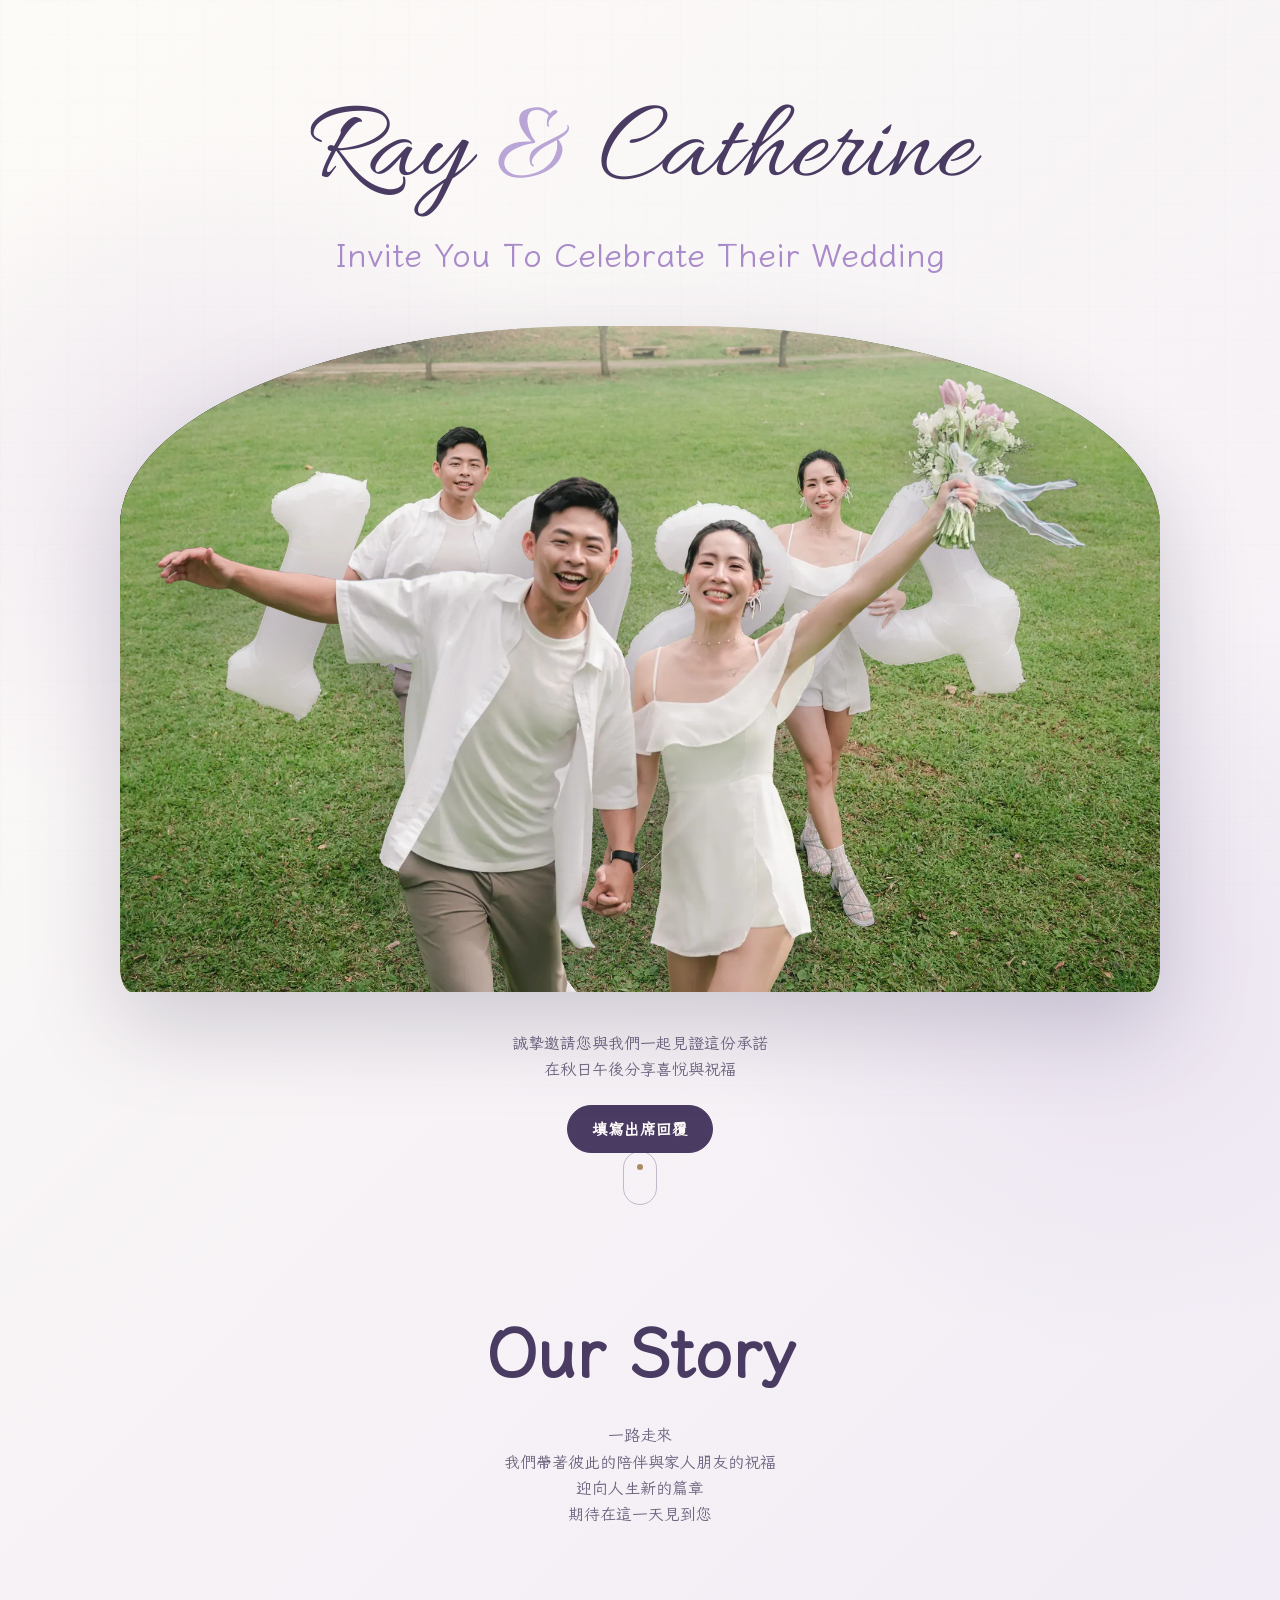
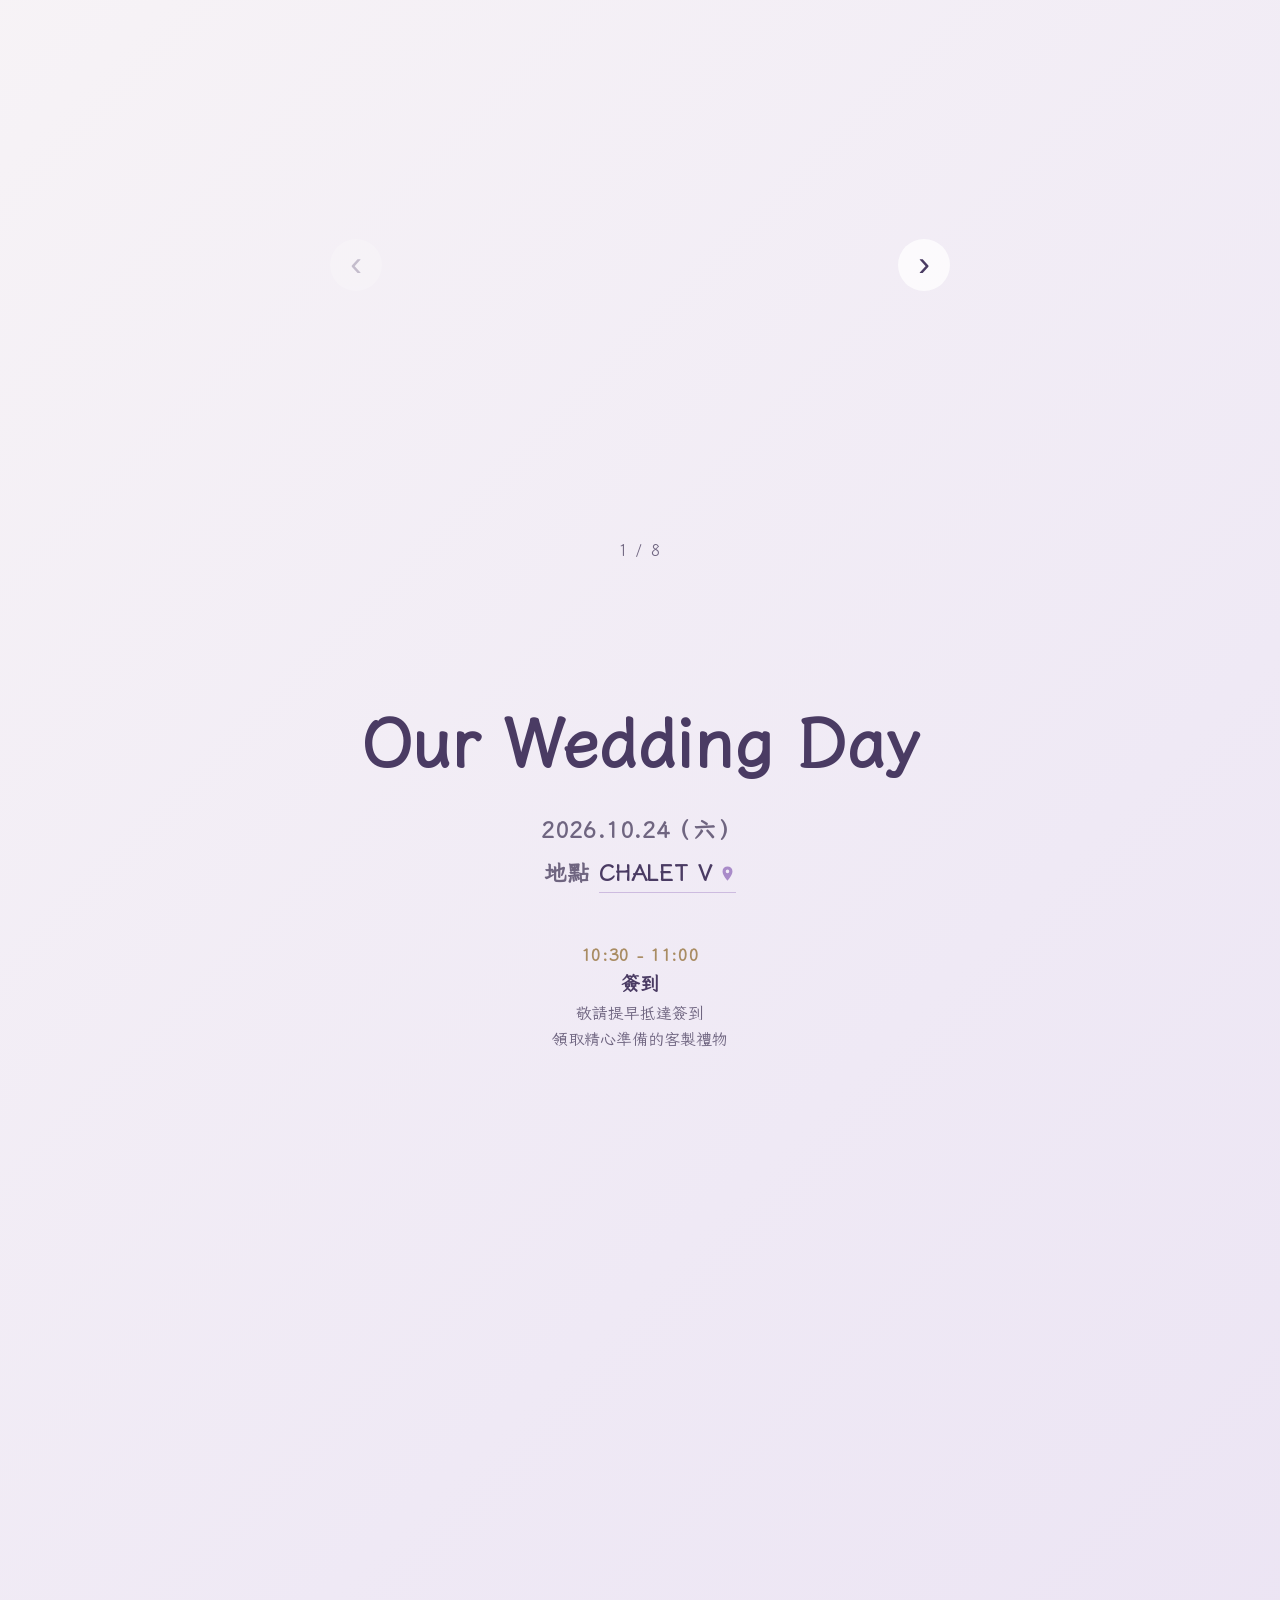
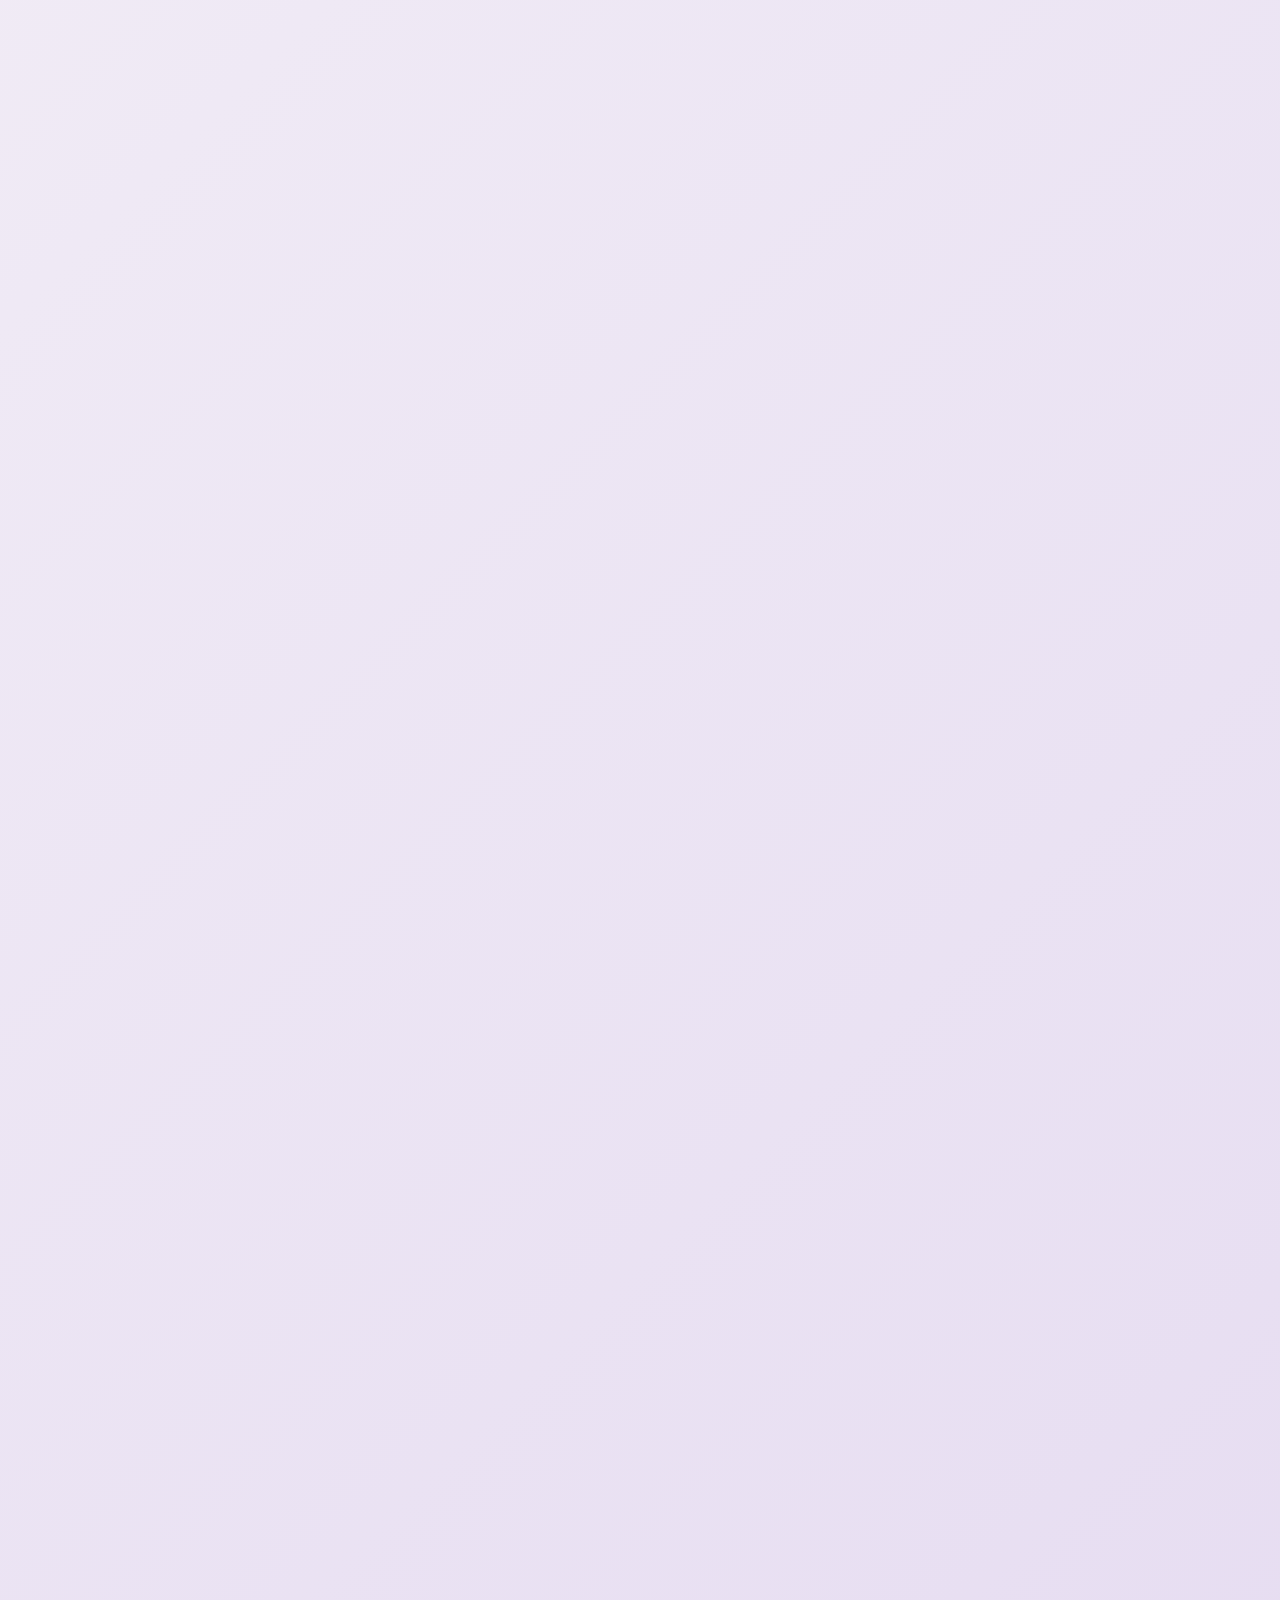
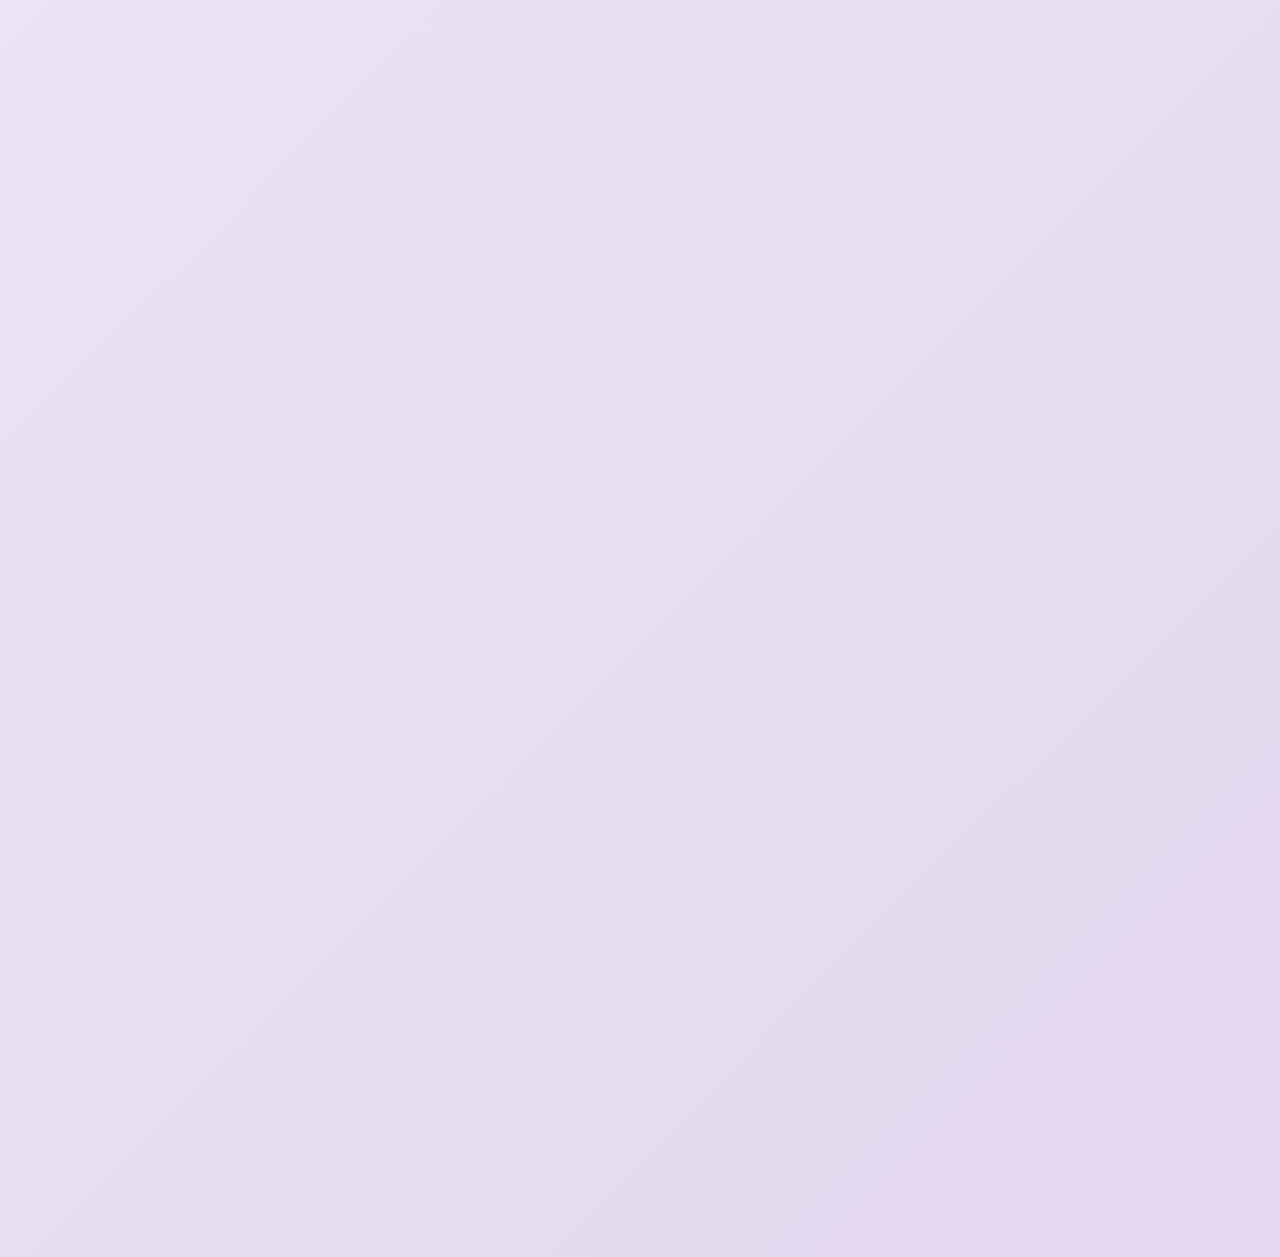
<file: index.html>
<!doctype html>
<html lang="zh-Hant">
  <head>
    <meta charset="utf-8">
    <meta name="viewport" content="width=device-width, initial-scale=1">
    <meta name="description" content="Ray 與 Catherine 的婚禮邀請函，邀請您在 2026 年 10 月 24 日一同見證。">
    <meta name="theme-color" content="#efe9f5">
    <meta property="og:title" content="Ray & Catherine Wedding">
    <meta property="og:description" content="誠摯邀請您與我們一起見證 2026 年 10 月 24 日的婚禮。">
    <meta property="og:type" content="website">
    <meta property="og:image" content="assets/photos/story-featured.jpg">
    <title>Ray & Catherine Wedding</title>
    <link rel="icon" href="assets/meta/favicon.svg" type="image/svg+xml">
    <link rel="preconnect" href="https://fonts.googleapis.com">
    <link rel="preconnect" href="https://fonts.gstatic.com" crossorigin>
    <link href="https://fonts.googleapis.com/css2?family=Allura&family=Iansui&display=swap" rel="stylesheet">
    <link rel="stylesheet" href="styles.css">
  </head>
  <body>
    <header class="hero" id="top">
      <div class="hero__title">
        <h1 class="hero__names" data-reveal style="--reveal-delay: 120ms">Ray <em>&amp;</em> Catherine</h1>
        <p class="hero__tagline" data-reveal style="--reveal-delay: 260ms">Invite You To Celebrate Their Wedding</p>
      </div>

      <section class="hero__carousel" aria-label="婚紗照輪播" data-carousel>
        <div class="hero-bases">
          <div class="hero-base hero-base--sequence is-active" data-sequence>
            <picture class="hero-frame is-active">
              <source srcset="assets/hero/seq/frame-01.webp" type="image/webp">
              <img src="assets/hero/seq/frame-01.jpg" width="1600" height="1067" alt="Ray 與 Catherine 的連拍畫面" fetchpriority="high">
            </picture>
            <picture class="hero-frame">
              <source srcset="assets/hero/seq/frame-02.webp" type="image/webp">
              <img src="assets/hero/seq/frame-02.jpg" width="1600" height="1067" alt="" loading="lazy">
            </picture>
            <picture class="hero-frame">
              <source srcset="assets/hero/seq/frame-03.webp" type="image/webp">
              <img src="assets/hero/seq/frame-03.jpg" width="1600" height="1067" alt="" loading="lazy">
            </picture>
            <picture class="hero-frame">
              <source srcset="assets/hero/seq/frame-04.webp" type="image/webp">
              <img src="assets/hero/seq/frame-04.jpg" width="1600" height="1067" alt="" loading="lazy">
            </picture>
            <picture class="hero-frame">
              <source srcset="assets/hero/seq/frame-05.webp" type="image/webp">
              <img src="assets/hero/seq/frame-05.jpg" width="1600" height="1067" alt="" loading="lazy">
            </picture>
            <picture class="hero-frame">
              <source srcset="assets/hero/seq/frame-06.webp" type="image/webp">
              <img src="assets/hero/seq/frame-06.jpg" width="1600" height="1067" alt="" loading="lazy">
            </picture>
            <picture class="hero-frame">
              <source srcset="assets/hero/seq/frame-07.webp" type="image/webp">
              <img src="assets/hero/seq/frame-07.jpg" width="1600" height="1067" alt="" loading="lazy">
            </picture>
            <picture class="hero-frame">
              <source srcset="assets/hero/seq/frame-08.webp" type="image/webp">
              <img src="assets/hero/seq/frame-08.jpg" width="1600" height="1067" alt="" loading="lazy">
            </picture>
          </div>
          <picture class="hero-base">
            <source srcset="assets/hero/hero-02.webp" type="image/webp">
            <img src="assets/hero/hero-02.jpg" width="1800" height="1156" alt="Ray 與 Catherine 的婚紗照" loading="lazy">
          </picture>
          <picture class="hero-base">
            <source srcset="assets/hero/hero-03.webp" type="image/webp">
            <img src="assets/hero/hero-03.jpg" width="1800" height="1108" alt="Ray 與 Catherine 的婚紗照" loading="lazy">
          </picture>
          <picture class="hero-base">
            <source srcset="assets/hero/hero-04.webp" type="image/webp">
            <img src="assets/hero/hero-04.jpg" width="1800" height="1139" alt="Ray 與 Catherine 的婚紗照" loading="lazy">
          </picture>
        </div>
        <div class="hero-cuts" aria-hidden="true">
          <picture class="hero-cut" data-slide="1">
            <source srcset="assets/hero/hero-02-cut.webp" type="image/webp">
            <img src="assets/hero/hero-02-cut.png" width="1800" height="1156" alt="" loading="lazy">
          </picture>
          <picture class="hero-cut" data-slide="2">
            <source srcset="assets/hero/hero-03-cut.webp" type="image/webp">
            <img src="assets/hero/hero-03-cut.png" width="1800" height="1108" alt="" loading="lazy">
          </picture>
          <picture class="hero-cut" data-slide="3">
            <source srcset="assets/hero/hero-04-cut.webp" type="image/webp">
            <img src="assets/hero/hero-04-cut.png" width="1800" height="1139" alt="" loading="lazy">
          </picture>
        </div>
        <div class="carousel-dots" aria-label="輪播目前頁面">
          <button type="button" class="is-active" aria-label="顯示第 1 張照片"></button>
          <button type="button" aria-label="顯示第 2 張照片"></button>
          <button type="button" aria-label="顯示第 3 張照片"></button>
          <button type="button" aria-label="顯示第 4 張照片"></button>
        </div>
      </section>

      <div class="hero__intro" data-reveal style="--reveal-delay: 420ms">
        <p class="hero__copy">誠摯邀請您與我們一起見證這份承諾<br>在秋日午後分享喜悅與祝福</p>
        <a class="button" href="#rsvp">填寫出席回覆</a>
      </div>

      <a class="scroll-cue" href="#story" aria-label="向下瀏覽">
        <span></span>
      </a>
    </header>

    <main>
      <section class="section intro" id="story">
        <h2 class="section-title">Our Story</h2>
        <p>
          一路走來<br>
          我們帶著彼此的陪伴與家人朋友的祝福<br>
          迎向人生新的篇章<br>
          期待在這一天見到您
        </p>
      </section>

      <section class="album" id="gallery" aria-roledescription="carousel" aria-label="婚紗照片相簿">
        <button class="album__nav album__nav--prev" type="button" data-album-prev aria-label="上一張照片">‹</button>
        <div class="album__stage" data-album tabindex="0">
          <figure class="album__page is-active">
            <picture class="album__page-bg" aria-hidden="true">
              <source srcset="assets/photos-webp/story-featured.webp" type="image/webp">
              <img src="assets/photos/story-featured.jpg" width="1536" height="1024" alt="" loading="lazy">
            </picture>
            <picture class="album__page-photo">
              <source srcset="assets/photos-webp/story-featured.webp" type="image/webp">
              <img src="assets/photos/story-featured.jpg" width="1536" height="1024" alt="Ray 與 Catherine 在橘色花影中相視而笑" loading="lazy">
            </picture>
          </figure>
          <figure class="album__page">
            <picture class="album__page-bg" aria-hidden="true">
              <source srcset="assets/photos-webp/photo-02.webp" type="image/webp">
              <img src="assets/photos/photo-02.jpg" width="1467" height="2200" alt="" loading="lazy">
            </picture>
            <picture class="album__page-photo">
              <source srcset="assets/photos-webp/photo-02.webp" type="image/webp">
              <img src="assets/photos/photo-02.jpg" width="1467" height="2200" alt="Ray 與 Catherine 的海邊合影" loading="lazy">
            </picture>
          </figure>
          <figure class="album__page">
            <picture class="album__page-bg" aria-hidden="true">
              <source srcset="assets/photos-webp/photo-10.webp" type="image/webp">
              <img src="assets/photos/photo-10.jpg" width="1467" height="2200" alt="" loading="lazy">
            </picture>
            <picture class="album__page-photo">
              <source srcset="assets/photos-webp/photo-10.webp" type="image/webp">
              <img src="assets/photos/photo-10.jpg" width="1467" height="2200" alt="Ray 與 Catherine 捧著花束大笑" loading="lazy">
            </picture>
          </figure>
          <figure class="album__page">
            <picture class="album__page-bg" aria-hidden="true">
              <source srcset="assets/photos-webp/photo-03.webp" type="image/webp">
              <img src="assets/photos/photo-03.jpg" width="1467" height="2200" alt="" loading="lazy">
            </picture>
            <picture class="album__page-photo">
              <source srcset="assets/photos-webp/photo-03.webp" type="image/webp">
              <img src="assets/photos/photo-03.jpg" width="1467" height="2200" alt="新郎與新娘走在海灘上" loading="lazy">
            </picture>
          </figure>
          <figure class="album__page">
            <picture class="album__page-bg" aria-hidden="true">
              <source srcset="assets/photos-webp/photo-05.webp" type="image/webp">
              <img src="assets/photos/photo-05.jpg" width="1467" height="2200" alt="" loading="lazy">
            </picture>
            <picture class="album__page-photo">
              <source srcset="assets/photos-webp/photo-05.webp" type="image/webp">
              <img src="assets/photos/photo-05.jpg" width="1467" height="2200" alt="Catherine 穿著婚紗站在林間" loading="lazy">
            </picture>
          </figure>
          <figure class="album__page">
            <picture class="album__page-bg" aria-hidden="true">
              <source srcset="assets/photos-webp/photo-09.webp" type="image/webp">
              <img src="assets/photos/photo-09.jpg" width="1467" height="2200" alt="" loading="lazy">
            </picture>
            <picture class="album__page-photo">
              <source srcset="assets/photos-webp/photo-09.webp" type="image/webp">
              <img src="assets/photos/photo-09.jpg" width="1467" height="2200" alt="Ray 在海邊單膝跪在 Catherine 身旁" loading="lazy">
            </picture>
          </figure>
          <figure class="album__page">
            <picture class="album__page-bg" aria-hidden="true">
              <source srcset="assets/photos-webp/photo-12.webp" type="image/webp">
              <img src="assets/photos/photo-12.jpg" width="1600" height="1067" alt="" loading="lazy">
            </picture>
            <picture class="album__page-photo">
              <source srcset="assets/photos-webp/photo-12.webp" type="image/webp">
              <img src="assets/photos/photo-12.jpg" width="1600" height="1067" alt="Ray 與 Catherine 的婚紗照" loading="lazy">
            </picture>
          </figure>
          <figure class="album__page">
            <picture class="album__page-bg" aria-hidden="true">
              <source srcset="assets/photos-webp/photo-13.webp" type="image/webp">
              <img src="assets/photos/photo-13.jpg" width="1600" height="2400" alt="" loading="lazy">
            </picture>
            <picture class="album__page-photo">
              <source srcset="assets/photos-webp/photo-13.webp" type="image/webp">
              <img src="assets/photos/photo-13.jpg" width="1600" height="2400" alt="Ray 與 Catherine 的婚紗照" loading="lazy">
            </picture>
          </figure>
        </div>
        <button class="album__nav album__nav--next" type="button" data-album-next aria-label="下一張照片">›</button>
        <p class="album__counter" aria-live="polite"><span data-album-current>1</span> / <span data-album-total>8</span></p>
      </section>

      <section class="section schedule" id="schedule">
        <h2 class="section-title">Our Wedding Day</h2>
        <div class="schedule-meta">
          <p class="schedule-meta__date">
            <span data-config="dateDisplay">2026.10.24</span>（六）
          </p>
          <p class="schedule-meta__place">
            地點
            <a class="schedule-meta__venue" data-config-link="googleDirectionsUrl" href="#" target="_blank" rel="noreferrer">
              <span data-config="venueName">CHALET V</span>
              <svg viewBox="0 0 24 24" width="17" height="17" aria-hidden="true" focusable="false">
                <path d="M12 2a7 7 0 0 0-7 7c0 5.25 7 13 7 13s7-7.75 7-13a7 7 0 0 0-7-7Zm0 9.5A2.5 2.5 0 1 1 12 6.5a2.5 2.5 0 0 1 0 5Z" fill="currentColor"/>
              </svg>
              <span class="sr-only">在 Google 地圖開啟</span>
            </a>
          </p>
        </div>
        <ol class="timeline">
          <li>
            <time>10:30 - 11:00</time>
            <div>
              <h3>簽到</h3>
              <p>敬請提早抵達簽到<br>領取精心準備的客製禮物</p>
            </div>
          </li>
          <li>
            <time>11:00 - 11:40</time>
            <div>
              <h3>證婚儀式（戶外）</h3>
              <p>最重要的儀式都會在證婚儀式中舉行<br>真心邀請大家一起見證這份承諾</p>
            </div>
          </li>
          <li>
            <time>11:40 - 12:00</time>
            <div>
              <h3>入席</h3>
            </div>
          </li>
          <li>
            <time>12:00 - 14:30</time>
            <div>
              <h3>午宴（室內）</h3>
              <p>採西式自助餐</p>
            </div>
          </li>
          <li>
            <time>14:30 - 15:00</time>
            <div>
              <h3>送客</h3>
              <p>謝謝您的祝福<br>我們期待留下這一天的合照與回憶</p>
            </div>
          </li>
        </ol>

        <a class="ticket" href="#rsvp" aria-label="前往填寫出席回覆">
          <span class="ticket__stub">
            <span class="ticket__stub-text">婚禮邀請</span>
          </span>
          <span class="ticket__body">
            <span class="ticket__eyebrow">The Wedding Of</span>
            <span class="ticket__names">Ray <em>&amp;</em> Catherine</span>
            <span class="ticket__meta">
              <span><span data-config="dateDisplay">2026.10.24</span>（六）</span>
              <span class="ticket__dot" aria-hidden="true">·</span>
              <span data-config="venueName">CHALET V</span>
            </span>
            <span class="ticket__cta">填寫出席回覆</span>
          </span>
        </a>
      </section>

      <section class="section rsvp" id="rsvp">
        <div class="rsvp__heading">
          <h2 class="section-title">邀請函</h2>
          <p>謝謝您撥空回覆<br>讓我們能好好為您保留座位</p>
        </div>

        <form class="rsvp-form" id="rsvpForm" novalidate>
          <input type="text" name="website" class="honeypot" tabindex="-1" autocomplete="off" aria-hidden="true">
          <div class="field">
            <label for="name">姓名 <span>*</span></label>
            <input id="name" name="name" type="text" autocomplete="name" data-required="true">
            <p class="field-error" id="nameError"></p>
          </div>
          <div class="field">
            <label for="phone">手機 <span>*</span></label>
            <input id="phone" name="phone" type="tel" autocomplete="tel" inputmode="tel" data-required="true">
            <p class="field-error" id="phoneError"></p>
          </div>
          <input id="guests" name="guests" type="hidden" value="1">
          <input id="ceremony" name="ceremony" type="hidden" value="">
          <input id="banquet" name="banquet" type="hidden" value="">
          <input id="guestDetails" name="guestDetails" type="hidden" value="">

          <fieldset class="attendance-options">
            <legend>出席調查 <span>*</span></legend>
            <label><input type="radio" name="attendancePlan" value="ceremony_banquet"> 出席證婚和午宴</label>
            <label><input type="radio" name="attendancePlan" value="banquet"> 出席午宴</label>
            <label><input type="radio" name="attendancePlan" value="none"> 雖然無法到場 但會在遠方獻上滿滿的祝福</label>
            <p class="field-error" id="attendancePlanError"></p>
          </fieldset>

          <section class="guest-section field--wide" id="guestSection" data-attending-only>
            <div class="guest-section__head">
              <div>
                <h3>請填寫每一位會到場的人</h3>
                <p>第一位為本人<br>若有家眷同行請逐位新增</p>
              </div>
              <strong id="guestCountSummary">1 位</strong>
            </div>
            <div class="guest-list" id="guestList" aria-live="polite"></div>
            <button class="ghost-button" type="button" id="addGuest">+ 新增家眷</button>
            <p class="field-error" id="guestDetailsError"></p>
          </section>

          <div class="field field--wide">
            <label for="message">祝福留言</label>
            <textarea id="message" name="message" rows="4"></textarea>
          </div>
          <button class="button button--submit" type="submit">送出回覆</button>
          <p class="form-status" id="formStatus" role="status" aria-live="polite"></p>
        </form>
      </section>

      <section class="section traffic" id="traffic">
        <h2 class="section-title">如何前往</h2>
        <div class="map-frame" aria-label="CHALET V Google Map">
          <div class="map-fallback">
            <p class="map-fallback__name">CHALET V</p>
            <p class="map-fallback__address" data-config="venueAddress">104 臺北市中山區成功里植福路 8 號</p>
            <p class="map-fallback__hint">若地圖未顯示<br>請使用下方導航按鈕</p>
          </div>
          <iframe
            title="CHALET V 地圖"
            loading="lazy"
            referrerpolicy="no-referrer-when-downgrade"
            data-config-src="mapEmbedUrl"
            src="https://www.google.com/maps?q=25.0837339,121.5550552&hl=zh-TW&z=17&output=embed">
          </iframe>
        </div>

        <div class="map-actions">
          <a class="map-btn is-primary" data-config-link="googleDirectionsUrl" href="#" target="_blank" rel="noreferrer">Google 導航</a>
          <button class="map-btn" type="button" id="copy-address" data-copy="venueAddress">複製地址</button>
        </div>
        <div class="note-grid">
          <article>
            <h3>入口位置</h3>
            <p data-config="entranceNote">入口於典華停車場後方木門處<br>抵達後請依現場指引入場</p>
          </article>
          <article>
            <h3>停車資訊</h3>
            <p data-config="parkingNote">大直典華 B2 停車場 車位有限<br>賓客可享 4 小時免費停車<br>鄰近另有收費停車場</p>
            <a class="text-link" data-config-link="parkingMapUrl" href="#" target="_blank" rel="noreferrer">開啟停車場地圖</a>
          </article>
          <article>
            <h3>大眾運輸</h3>
            <p data-config="transitNote">捷運文湖線 劍南路站 2 號出口<br>步行約 1 分鐘即可抵達<br>公車可搭至捷運劍南路站 步行 3 分鐘</p>
          </article>
        </div>
      </section>

      <section class="countdown" aria-label="婚禮倒數">
        <h2 id="countdownTitle">婚禮倒數</h2>
        <div><strong id="days">0</strong><span>天</span></div>
        <div><strong id="hours">0</strong><span>小時</span></div>
        <div><strong id="minutes">0</strong><span>分鐘</span></div>
        <div><strong id="seconds">0</strong><span>秒</span></div>
      </section>
    </main>

    <footer>
      <p>Ray & Catherine · 2026.10.24</p>
      <p>期待與您分享這一天</p>
    </footer>

    <script src="script.js"></script>
  </body>
</html>
</file>
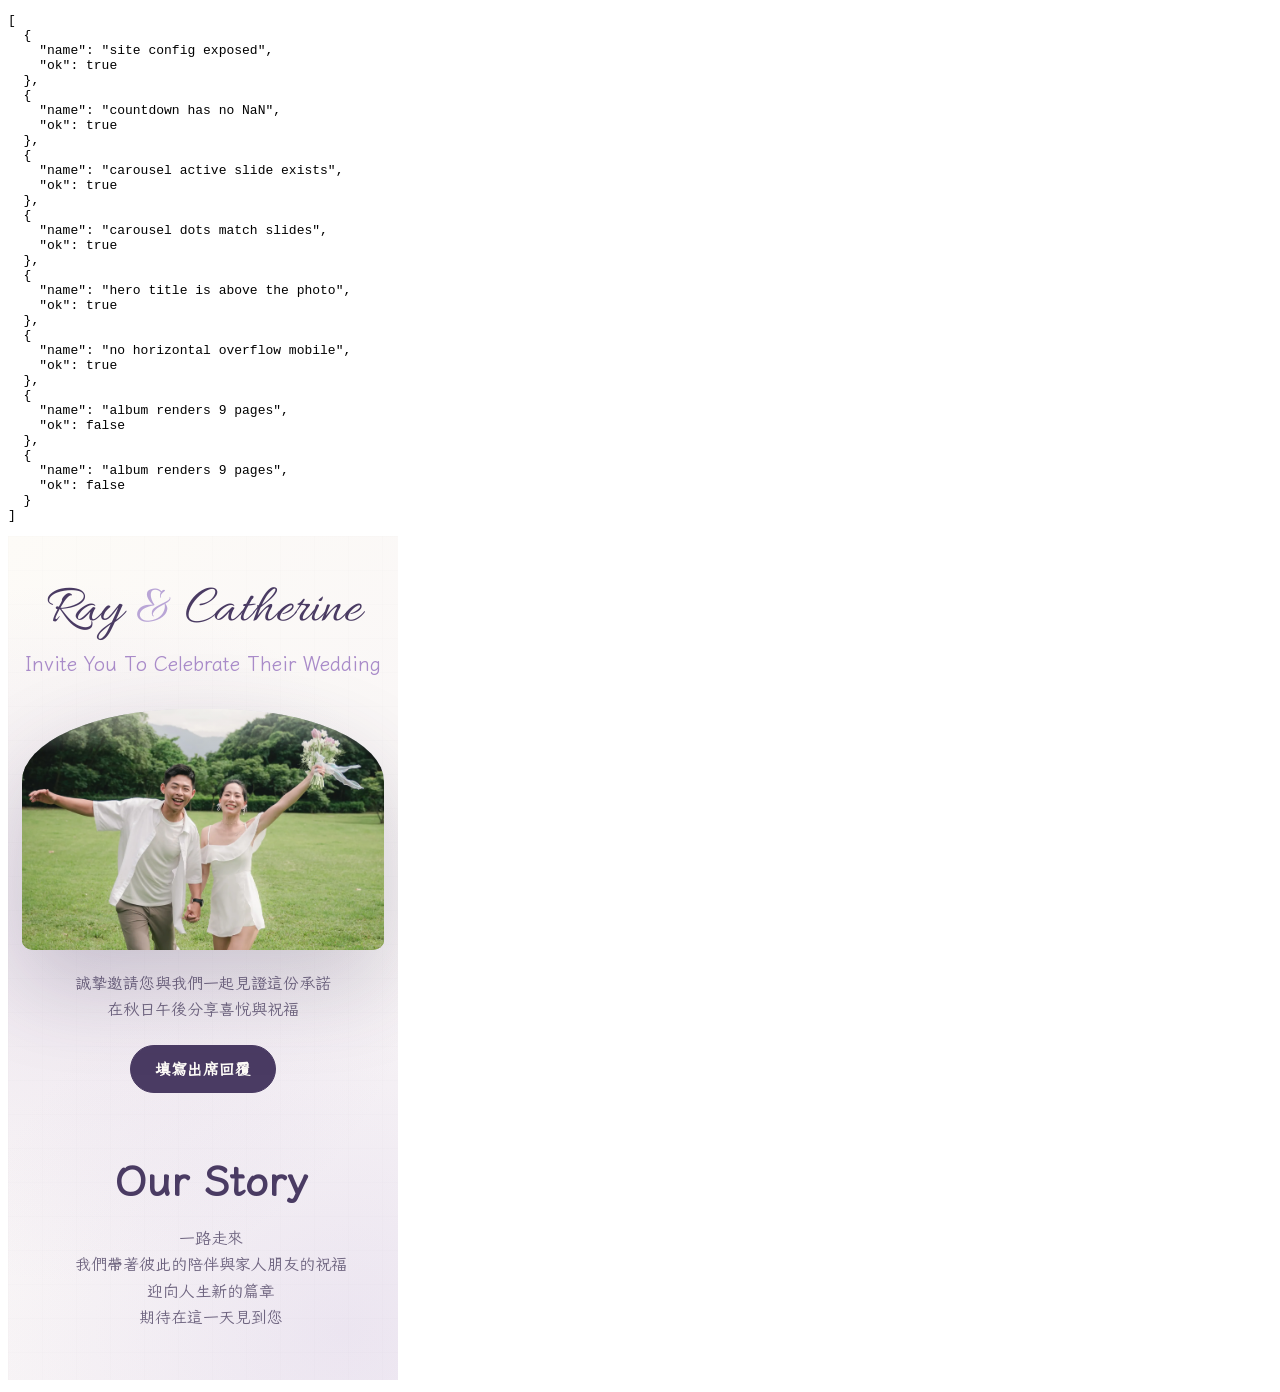
<file: tests/browser-tests.html>
<!doctype html>
<html lang="en">
  <head>
    <meta charset="utf-8">
    <title>Wedding Site Browser Tests</title>
  </head>
  <body>
    <pre id="results">running</pre>
    <iframe id="page" src="../index.html?mockRsvp=success" style="width:390px;height:844px;border:0"></iframe>
    <script>
      const results = [];
      const wait = (ms) => new Promise((resolve) => setTimeout(resolve, ms));
      const assert = (name, condition) => {
        results.push({ name, ok: Boolean(condition) });
        if (!condition) throw new Error(name);
      };

      function click(doc, selector) {
        const node = doc.querySelector(selector);
        node.dispatchEvent(new MouseEvent("click", { bubbles: true }));
      }

      function input(doc, selector, value) {
        const node = doc.querySelector(selector);
        node.value = value;
        node.dispatchEvent(new Event("input", { bubbles: true }));
        node.dispatchEvent(new Event("change", { bubbles: true }));
      }

      async function run() {
        const params = new URLSearchParams(location.search);
        const reportUrl = params.get("report");
        const frame = document.getElementById("page");
        await new Promise((resolve) => frame.addEventListener("load", resolve, { once: true }));
        const win = frame.contentWindow;
        const doc = frame.contentDocument;
        await wait(500);

        assert("site config exposed", Boolean(win.__weddingSite));
        assert("countdown has no NaN", !doc.querySelector("#days").textContent.includes("NaN"));
        assert("carousel active slide exists", doc.querySelectorAll(".hero-base.is-active").length === 1);
        assert("carousel dots match slides", doc.querySelectorAll(".carousel-dots button").length === doc.querySelectorAll(".hero-base").length);
        assert("hero title is above the photo", doc.querySelector(".hero__title").getBoundingClientRect().bottom <= doc.querySelector(".hero__carousel").getBoundingClientRect().top + 1);
        assert("no horizontal overflow mobile", doc.documentElement.scrollWidth <= doc.documentElement.clientWidth + 1);

        assert("album renders 9 pages", doc.querySelectorAll(".album__page").length === 9);
        assert("album nav buttons stay put across pages", (() => {
          const nav = doc.querySelector("[data-album-next]");
          const before = nav.getBoundingClientRect().top;
          click(doc, "[data-album-next]");
          click(doc, "[data-album-next]");
          const after = nav.getBoundingClientRect().top;
          click(doc, "[data-album-prev]");
          click(doc, "[data-album-prev]");
          return Math.abs(after - before) < 1;
        })());
        assert("album prev is disabled on first page", doc.querySelector("[data-album-prev]").disabled);
        click(doc, "[data-album-next]");
        await wait(100);
        assert("album next flips to page 2", doc.querySelector("[data-album-current]").textContent === "2");
        assert("first album page is flipped away", doc.querySelectorAll(".album__page")[0].classList.contains("is-flipped"));
        click(doc, "[data-album-prev]");
        await wait(100);
        assert("album prev returns to page 1", doc.querySelector("[data-album-current]").textContent === "1");

        assert("invitation ticket links to the rsvp form", doc.querySelector(".ticket").getAttribute("href") === "#rsvp");
        assert("rsvp section uses the invitation wording", doc.querySelector("#rsvp .section-title").textContent.trim() === "邀請函");
        assert("apple maps button is gone", !doc.querySelector('[data-nav="apple"]'));
        assert("schedule shows the new title", doc.querySelector("#schedule .section-title").textContent.trim() === "Our Wedding Day");
        assert("redundant chinese section headings are gone", !doc.body.innerText.includes("活動流程") && !doc.body.innerText.includes("交通與停車"));
        assert("sections are centred", getComputedStyle(doc.querySelector("#schedule")).textAlign === "center");
        assert("form fields stay left aligned", getComputedStyle(doc.querySelector("#rsvpForm")).textAlign === "left");

        assert("only the hero names use the script font", getComputedStyle(doc.querySelector(".hero__names")).fontFamily.includes("Allura")
          && !getComputedStyle(doc.querySelector(".hero__tagline")).fontFamily.includes("Allura")
          && !getComputedStyle(doc.querySelector("#countdownTitle")).fontFamily.includes("Allura"));

        doc.querySelector("#rsvpForm").dispatchEvent(new Event("submit", { bubbles: true, cancelable: true }));
        await wait(200);
        assert("blank form shows name error", doc.querySelector("#nameError").textContent.length > 0);
        assert("blank form shows phone error", doc.querySelector("#phoneError").textContent.length > 0);
        assert("blank attendance hides guest list", doc.querySelector("#guestSection").classList.contains("is-hidden"));

        input(doc, "#name", "測試 Ray");
        input(doc, "#phone", "abc");
        click(doc, "input[name='attendancePlan'][value='none']");
        doc.querySelector("#rsvpForm").dispatchEvent(new Event("submit", { bubbles: true, cancelable: true }));
        await wait(200);
        assert("bad phone rejected", doc.querySelector("#phoneError").textContent.length > 0);
        assert("not attending sets guests zero", doc.querySelector("#guests").value === "0");
        assert("not attending keeps guest details empty", doc.querySelector("#guestDetails").value === "");

        click(doc, "input[name='attendancePlan'][value='ceremony_banquet']");
        input(doc, "#phone", "0912-345-678");
        assert("attending shows guest list", !doc.querySelector("#guestSection").classList.contains("is-hidden"));
        assert("primary guest is present", doc.querySelectorAll(".guest-card").length === 1);

        click(doc, "#addGuest");
        await wait(100);
        assert("add guest creates companion card", doc.querySelectorAll(".guest-card").length === 2);
        doc.querySelector("#rsvpForm").dispatchEvent(new Event("submit", { bubbles: true, cancelable: true }));
        await wait(200);
        assert("missing companion name rejected", doc.querySelector("#guestDetailsError").textContent.includes("家眷"));

        input(doc, "input[name='guestUiName1']", "測試家人");
        click(doc, "input[name='guestUiMeal1'][value='素食']");
        click(doc, "input[name='guestUiChildSeat1'][value='是']");
        click(doc, "input[name='guestUiNoBeef1']");
        await wait(200);
        const details = JSON.parse(doc.querySelector("#guestDetails").value);
        assert("guest count is derived from cards", doc.querySelector("#guests").value === "2");
        assert("guest details serialized", details.some((guest) => guest.name === "測試家人"));
        assert("vegetarian flag is on the guest row", details.filter((guest) => guest.meal === "素食").length === 1);
        assert("child seat flag is on the guest row", details.filter((guest) => guest.childSeat === "是").length === 1);
        assert("no-beef flag is on the guest row", details.filter((guest) => guest.noBeef === "是").length === 1);
        assert("legacy summary fields are gone", !doc.querySelector("#meal") && !doc.querySelector("#allergy") && !doc.querySelector("#vegetarianCount") && !doc.querySelector("#childSeatCount"));

        input(doc, "#message", "=測試公式注入 😊");
        doc.querySelector("#rsvpForm").dispatchEvent(new Event("submit", { bubbles: true, cancelable: true }));
        doc.querySelector("#rsvpForm").dispatchEvent(new Event("submit", { bubbles: true, cancelable: true }));
        await wait(900);
        assert("mock success visible", doc.querySelector("#formStatus").textContent.includes("已收到"));
        assert("button re-enabled", !doc.querySelector(".button--submit").disabled);

        document.getElementById("results").textContent = JSON.stringify(results, null, 2);
        if (reportUrl) {
          navigator.sendBeacon(reportUrl, new Blob([JSON.stringify({ ok: true, results })], { type: "application/json" }));
        }
      }

      run().catch((error) => {
        const params = new URLSearchParams(location.search);
        const reportUrl = params.get("report");
        results.push({ name: error.message, ok: false });
        document.getElementById("results").textContent = JSON.stringify(results, null, 2);
        document.body.dataset.failed = "true";
        if (reportUrl) {
          navigator.sendBeacon(reportUrl, new Blob([JSON.stringify({ ok: false, results })], { type: "application/json" }));
        }
      });
    </script>
  </body>
</html>
</file>
<file: styles.css>
:root {
  /* 霧感薰衣草 + 暖米白 */
  --ink: #3b3050;
  --muted: #6f6580;
  --paper: #faf7f2;
  --paper-deep: #e9e1f2;
  --lavender: #b9a5d6;
  --plum: #4a3b63;
  --lilac: #a98bc9;
  --sand: #a98c63;
  --line: rgba(74, 59, 99, 0.22);

  /* 全站一套：英文走 Calibri，中文自動落到芫荽 Iansui。花體只留給首頁名字 */
  --font-body: "Calibri", "Carlito", "Iansui", "Taipei Sans TC Beta", "Microsoft JhengHei", sans-serif;
  --font-display: "Allura", "Calibri", cursive;

  /* 排版尺度：階層靠字級 + 字重 + 顏色拉開，不靠更多留白 */
  --text-display: clamp(2.6rem, 5.6vw, 4.2rem);
  --text-lead: clamp(1.15rem, 2.2vw, 1.4rem);
  --text-title: 1.18rem;
  --text-meta: 0.86rem;
  --leading-tight: 1.15;
  --leading-body: 1.65;
  --shadow: 0 24px 70px rgba(59, 48, 80, 0.15);
}

* {
  box-sizing: border-box;
}

html {
  scroll-behavior: smooth;
  overflow-x: hidden;
}

body {
  margin: 0;
  overflow-x: hidden;
  color: var(--ink);
  font-family: var(--font-body);
  background:
    radial-gradient(circle at 16% 8%, rgba(169, 139, 201, 0.16), transparent 22rem),
    radial-gradient(circle at 86% 16%, rgba(185, 165, 214, 0.18), transparent 24rem),
    linear-gradient(135deg, #fdfbf7 0%, #efe9f5 48%, #e3d8f0 100%);
  letter-spacing: 0;
}

body::before {
  content: "";
  position: fixed;
  inset: 0;
  z-index: -1;
  pointer-events: none;
  opacity: 0.25;
  background-image:
    linear-gradient(rgba(59, 48, 80, 0.04) 1px, transparent 1px),
    linear-gradient(90deg, rgba(59, 48, 80, 0.032) 1px, transparent 1px);
  background-size: 34px 34px;
}

img {
  display: block;
  width: 100%;
  height: 100%;
  object-fit: cover;
}

a {
  color: inherit;
}

a:focus-visible,
button:focus-visible,
input:focus-visible,
select:focus-visible,
textarea:focus-visible {
  outline: 3px solid rgba(169, 139, 201, 0.56);
  outline-offset: 3px;
}

.hero {
  position: relative;
  min-height: 100svh;
  display: flex;
  flex-direction: column;
  align-items: center;
  justify-content: center;
  gap: clamp(20px, 3.4vw, 38px);
  padding: clamp(56px, 10vh, 120px) clamp(14px, 5vw, 72px) 72px;
  overflow: hidden;
}

/* 區塊不做面板、不畫框，內容直接坐在頁面底色上 */
.section {
  position: relative;
}

.eyebrow,
.label {
  margin: 0 0 14px;
  color: var(--sand);
  font-family: var(--font-body);
  font-weight: 700;
  text-transform: uppercase;
  font-size: 0.86rem;
}

h1,
h2,
h3,
p {
  margin-top: 0;
}

h1 {
  margin-bottom: 10px;
  color: var(--plum);
  font-family: var(--font-body);
  font-size: clamp(3.8rem, 6vw, 5.7rem);
  font-weight: 400;
  line-height: 0.95;
  max-width: 100%;
}

h2 {
  margin-bottom: clamp(20px, 3vw, 32px);
  font-size: var(--text-display);
  font-weight: 600;
  line-height: var(--leading-tight);
  color: var(--plum);
}

h3 {
  margin-bottom: 7px;
  font-size: var(--text-title);
  font-weight: 700;
  color: var(--plum);
}


.hero__copy,
.section p,
.timeline p,
.note-grid p {
  color: var(--muted);
  line-height: var(--leading-body);
  overflow-wrap: anywhere;
}

.button {
  display: inline-flex;
  align-items: center;
  justify-content: center;
  min-height: 48px;
  margin-top: 18px;
  padding: 0 24px;
  border: 1px solid var(--plum);
  border-radius: 999px;
  background: var(--plum);
  color: #fdfbf7;
  text-decoration: none;
  font-weight: 600;
  cursor: pointer;
  transition: transform 160ms ease, box-shadow 160ms ease, background 160ms ease;
}

.button:hover {
  transform: translateY(-2px);
  box-shadow: 0 12px 28px rgba(74, 59, 99, 0.26);
}

/* 主視覺：照片本身就是版面，標題壓在拱形照片的上緣 */
.hero__carousel {
  position: relative;
  z-index: 1;
  width: min(1040px, 100%);
  aspect-ratio: 3 / 2;
  max-height: min(74vh, 720px);
  overflow: hidden;
  border-radius: 46% 46% 12px 12px / 30% 30% 4% 4%;
  box-shadow: 0 34px 90px rgba(59, 48, 80, 0.22);
  background: var(--paper-deep);
}

/* 拱頂化進米白底色，讓照片與上方標題連成一體 */
.hero__carousel::after {
  content: "";
  position: absolute;
  inset: 0 0 auto;
  z-index: 4;
  height: 18%;
  pointer-events: none;
  background: linear-gradient(
    180deg,
    rgba(250, 247, 242, 0.42) 0%,
    rgba(250, 247, 242, 0) 100%
  );
}

.hero__title {
  position: relative;
  z-index: 2;
  width: min(940px, 100%);
  margin-bottom: clamp(6px, 1.6vh, 18px);
  text-align: center;
}

.hero__eyebrow {
  margin: 0 0 6px;
  color: var(--sand);
  font-family: var(--font-body);
  font-weight: 600;
  letter-spacing: 0.22em;
  text-transform: uppercase;
  font-size: clamp(0.68rem, 1.6vw, 0.86rem);
}

.hero__names {
  margin: 0;
  padding-bottom: 0.08em;
  color: var(--plum);
  font-family: var(--font-display);
  font-weight: 400;
  font-size: clamp(3.4rem, 9vw, 7.5rem);
  line-height: 1.12;
}

.hero__names em {
  font-style: normal;
  color: var(--lavender);
}

.hero__tagline {
  margin: clamp(2px, 0.8vh, 10px) 0 0;
  color: var(--lilac);
  font-family: var(--font-body);
  font-size: clamp(1.25rem, 3vw, 2.1rem);
}

.hero__intro {
  width: min(620px, 100%);
  text-align: center;
}

.hero__intro .hero__copy {
  margin-bottom: 4px;
}

.hero-bases,
.hero-base,
.hero-cuts,
.hero-cut {
  position: absolute;
  inset: 0;
}

.hero-bases {
  overflow: hidden;
}

/*
 * 全部瞬間切換，不做任何過場動畫：
 * 淡入淡出會讓兩張照片同時半透明疊著，人像會變成鬼影。
 */
.hero-base {
  z-index: 0;
  visibility: hidden;
}

/* 上一張留在下層，被新的底圖完全蓋住 */
.hero-base.is-prev {
  z-index: 1;
  visibility: visible;
}

.hero-base.is-active {
  z-index: 2;
  visibility: visible;
}

/* 去背人像：永遠在所有底圖之上，上一張的人物可以留在下一張場景裡 */
.hero-cuts {
  z-index: 3;
  overflow: hidden;
  pointer-events: none;
}

.hero-cut {
  visibility: hidden;
  filter: drop-shadow(0 26px 34px rgba(59, 48, 80, 0.32));
}

.hero-cut.is-on {
  visibility: visible;
}

/* 連拍：8 幀疊在同一格，逐幀顯示 */
.hero-frame {
  position: absolute;
  inset: 0;
  visibility: hidden;
}

.hero-frame.is-active {
  visibility: visible;
}

.hero-base img,
.hero-cut img {
  object-position: center 32%;
}

.carousel-dots {
  position: absolute;
  right: 18px;
  bottom: 16px;
  display: flex;
  gap: 8px;
  padding: 8px;
  border-radius: 999px;
  background: rgba(250, 247, 242, 0.72);
}

.carousel-dots button {
  width: 10px;
  height: 10px;
  padding: 0;
  border: 0;
  border-radius: 50%;
  background: rgba(74, 59, 99, 0.38);
  cursor: pointer;
}

.carousel-dots button.is-active {
  background: var(--lilac);
}

.scroll-cue {
  position: absolute;
  left: 50%;
  bottom: 20px;
  width: 34px;
  height: 54px;
  border: 1px solid rgba(74, 59, 99, 0.3);
  border-radius: 999px;
  transform: translateX(-50%);
}

.scroll-cue span {
  position: absolute;
  left: 50%;
  top: 12px;
  width: 6px;
  height: 6px;
  border-radius: 50%;
  background: var(--sand);
  transform: translateX(-50%);
  animation: cue 1.8s ease-in-out infinite;
}

main {
  padding: 0 clamp(18px, 5vw, 84px) 56px;
}

.section {
  max-width: 960px;
  margin: 0 auto;
  padding: clamp(48px, 7vw, 88px) clamp(18px, 4vw, 40px);
  text-align: center;
}

/* 置中的長段落要限寬才好讀 */
.section p {
  max-width: 62ch;
  margin-inline: auto;
}

/* 表單欄位置中很難填，這裡把對齊拉回左邊 */
.rsvp-form,
.rsvp-form label,
.guest-card,
.guest-section__head {
  text-align: left;
}

/* 區塊大標：整個區塊只有這一個標題，不再中英重複 */
.section-title {
  margin: 0 0 clamp(20px, 3vw, 32px);
  color: var(--plum);
  font-size: var(--text-display);
  font-weight: 600;
  line-height: var(--leading-tight);
}

/*
 * 相簿：3D 翻頁。每一頁以左緣為軸往左翻走，翻過 90 度後 backface 自動隱藏，
 * 露出下一頁 —— 就是實體相本翻頁的手感。
 */
.album {
  position: relative;
  display: grid;
  grid-template-columns: auto minmax(0, 1fr) auto;
  align-items: center;
  gap: clamp(8px, 2vw, 24px);
  width: min(620px, 100%);
  margin: 0 auto 56px;
  perspective: 1800px;
}

/*
 * 公版框：比例固定（框不會跳、左右按鈕不會移位），
 * 照片本身 contain 完整呈現絕不裁切，空掉的地方用同一張照片放大模糊當底，所以也不會有白邊。
 */
.album__stage {
  position: relative;
  aspect-ratio: 1 / 1;
  transform-style: preserve-3d;
}

.album__stage:focus-visible {
  outline: 3px solid rgba(169, 139, 201, 0.56);
  outline-offset: 8px;
}

.album__page {
  position: absolute;
  inset: 0;
  margin: 0;
  overflow: hidden;
  border-radius: 6px 16px 16px 6px;
  background: var(--paper);
  transform-origin: left center;
  transform: rotateY(0deg);
  backface-visibility: hidden;
  box-shadow: 0 26px 60px rgba(59, 48, 80, 0.22);
  transition: transform 780ms cubic-bezier(0.2, 0.7, 0.2, 1);
}

/* 已翻過去的頁：往左翻走，露出後面那張 */
.album__page.is-flipped {
  transform: rotateY(-165deg);
}

/* 背景：同一張照片放大模糊，填滿框內空白 */
.album__page-bg,
.album__page-photo {
  position: absolute;
  inset: 0;
}

.album__page-bg img {
  object-fit: cover;
  transform: scale(1.25);
  filter: blur(26px) saturate(1.1) brightness(0.92);
}

/* 前景：照片完整呈現，絕不裁切 */
.album__page-photo img {
  object-fit: contain;
}

.album__nav {
  display: inline-flex;
  align-items: center;
  justify-content: center;
  width: clamp(38px, 5vw, 52px);
  height: clamp(38px, 5vw, 52px);
  padding: 0 0 4px;
  border: 0;
  border-radius: 50%;
  background: rgba(255, 255, 255, 0.72);
  color: var(--plum);
  font-size: clamp(1.6rem, 3vw, 2.2rem);
  line-height: 1;
  cursor: pointer;
  transition: transform 180ms ease, background 180ms ease, opacity 180ms ease;
}

.album__nav:hover:not(:disabled) {
  transform: scale(1.1);
  background: #fff;
}

.album__nav:disabled {
  opacity: 0.28;
  cursor: default;
}

.album__counter {
  grid-column: 2;
  margin: 18px 0 0;
  color: var(--muted);
  text-align: center;
  letter-spacing: 0.08em;
}

@media (prefers-reduced-motion: reduce) {
  .album__page {
    transition: none;
  }
}

.details {
  display: grid;
  grid-template-columns: repeat(2, minmax(0, 1fr));
  gap: 28px;
}

.text-link {
  display: inline-flex;
  margin-top: 8px;
  color: var(--plum);
  font-weight: 700;
}

.text-link.is-disabled {
  opacity: 0.54;
  text-decoration: none;
}

.map-frame {
  position: relative;
  z-index: 1;
  width: 100%;
  aspect-ratio: 16 / 9;
  margin: 26px 0 16px;
  overflow: hidden;
  border-radius: 18px;
  box-shadow: 0 18px 44px rgba(59, 48, 80, 0.14);
  background: rgba(255, 255, 255, 0.54);
}

.map-frame iframe {
  position: relative;
  z-index: 1;
  display: block;
  width: 100%;
  height: 100%;
  border: 0;
}

/* Sits underneath the iframe: only visible if the embed is blocked or fails. */
.map-fallback {
  position: absolute;
  inset: 0;
  z-index: 0;
  display: flex;
  flex-direction: column;
  align-items: center;
  justify-content: center;
  gap: 6px;
  padding: 20px;
  text-align: center;
  background: rgba(244, 240, 249, 0.96);
}

.map-fallback__name {
  margin: 0;
  font-size: 1.25rem;
  font-weight: 700;
  color: var(--plum);
}

.map-fallback__address,
.map-fallback__hint {
  margin: 0;
  font-size: 0.94rem;
  opacity: 0.78;
}

.map-actions {
  display: flex;
  flex-wrap: wrap;
  gap: 12px;
  margin-bottom: 26px;
}

.map-btn {
  flex: 1 1 160px;
  min-height: 52px;
  display: inline-flex;
  align-items: center;
  justify-content: center;
  padding: 12px 20px;
  border: 1.5px solid var(--plum);
  border-radius: 999px;
  background: transparent;
  color: var(--plum);
  font: inherit;
  font-weight: 700;
  text-decoration: none;
  cursor: pointer;
  transition: transform 150ms cubic-bezier(0.16, 1, 0.3, 1), background-color 150ms ease, color 150ms ease;
}

.map-btn.is-primary {
  background: var(--plum);
  color: rgba(250, 247, 242, 0.98);
}

.map-btn:hover {
  transform: translateY(-2px);
}

.map-btn:not(.is-primary):hover {
  background: rgba(124, 108, 150, 0.1);
}

.map-btn:focus-visible {
  outline: 3px solid var(--plum);
  outline-offset: 3px;
}

.map-btn:active {
  transform: translateY(0);
}

@media (prefers-reduced-motion: reduce) {
  .map-btn {
    transition: none;
  }

  .map-btn:hover,
  .map-btn:active {
    transform: none;
  }
}

.schedule {
  overflow: hidden;
}

/* 大標底下只放日期與地點；時間細節交給下方時間軸，不重複 */
.schedule-meta {
  margin: 0 0 clamp(32px, 5vw, 52px);
}

.schedule-meta p {
  margin: 0 auto 6px;
}

.schedule-meta__date,
.schedule-meta__place {
  color: var(--ink);
  font-size: var(--text-lead);
  font-weight: 600;
  letter-spacing: 0.04em;
}

.schedule-meta__venue {
  display: inline-flex;
  align-items: center;
  gap: 6px;
  color: var(--plum);
  font-weight: 700;
  text-decoration: none;
  border-bottom: 1px solid rgba(169, 139, 201, 0.5);
}

.schedule-meta__venue:hover {
  color: var(--lilac);
}

.schedule-meta__venue svg {
  color: var(--lilac);
}

.sr-only {
  position: absolute;
  width: 1px;
  height: 1px;
  overflow: hidden;
  clip-path: inset(50%);
  white-space: nowrap;
}

.timeline {
  list-style: none;
  margin: 24px 0 0;
  padding: 0;
}

/* 由 SITE_CONFIG 寫入的文字用 
 斷行，需要 pre-line 才會生效 */
[data-config] {
  white-space: pre-line;
}

/* 時間軸置中堆疊：時間在上、標題在中、說明在下，不畫軸線 */
.timeline li {
  padding: 0 0 24px;
}

.timeline li + li {
  padding-top: 24px;
}

.timeline time {
  display: block;
  margin-bottom: 8px;
  color: var(--sand);
  font-size: 1.05rem;
  font-weight: 700;
  letter-spacing: 0.1em;
}

/*
 * 邀請券：整張可點，點了滑到出席回覆表單。
 * 紙感靠三件事 —— 米白紙面 + 細纖維噪點、票根處用 mask 打出兩個半圓凹口與虛線撕線、
 * 一圈細金線內框（不是外框，是印在紙上的印刷線）。
 */
.ticket {
  --notch: 13px;
  /* 撕線位置＝票根寬度，凹口才會正好落在撕線上 */
  --perf: clamp(66px, 12vw, 92px);
  position: relative;
  display: grid;
  grid-template-columns: var(--perf) 1fr;
  width: min(680px, 100%);
  margin: clamp(36px, 5vw, 56px) auto 0;
  border-radius: 14px;
  color: var(--plum);
  text-decoration: none;
  text-align: center;
  background:
    radial-gradient(circle at 18% 12%, rgba(255, 255, 255, 0.9), transparent 60%),
    linear-gradient(158deg, #fdfaf4 0%, #f6f1e8 52%, #f1ebe2 100%);
  box-shadow:
    0 1px 0 rgba(255, 255, 255, 0.9) inset,
    0 18px 40px -22px rgba(59, 48, 80, 0.5),
    0 40px 80px -50px rgba(59, 48, 80, 0.5);
  /* 撕線兩端的半圓凹口：把紙挖穿，讓底色透出來 */
  mask-image:
    radial-gradient(circle var(--notch) at var(--perf) 0, transparent 99%, #000 100%),
    radial-gradient(circle var(--notch) at var(--perf) 100%, transparent 99%, #000 100%);
  mask-composite: intersect;
  -webkit-mask-image:
    radial-gradient(circle var(--notch) at var(--perf) 0, transparent 99%, #000 100%),
    radial-gradient(circle var(--notch) at var(--perf) 100%, transparent 99%, #000 100%);
  -webkit-mask-composite: source-in;
  transition: transform 240ms cubic-bezier(0.2, 0.7, 0.2, 1), box-shadow 240ms ease;
}

/* 紙纖維噪點，讓它不是一片死板的色塊 */
.ticket::before {
  content: "";
  position: absolute;
  inset: 0;
  border-radius: inherit;
  pointer-events: none;
  opacity: 0.5;
  background-image:
    radial-gradient(circle at 20% 30%, rgba(169, 140, 99, 0.06) 0 1px, transparent 1px),
    radial-gradient(circle at 70% 60%, rgba(74, 59, 99, 0.05) 0 1px, transparent 1px);
  background-size: 7px 7px, 11px 11px;
}

.ticket:hover {
  transform: translateY(-4px) rotate(-0.35deg);
  box-shadow:
    0 1px 0 rgba(255, 255, 255, 0.9) inset,
    0 26px 50px -24px rgba(59, 48, 80, 0.55),
    0 60px 100px -56px rgba(59, 48, 80, 0.5);
}

.ticket:active {
  transform: translateY(-1px) scale(0.995);
}

/* 票根：直排字 + 撕線 */
.ticket__stub {
  position: relative;
  display: flex;
  align-items: center;
  justify-content: center;
  padding: clamp(24px, 4vw, 34px) 0;
  border-right: 2px dashed rgba(169, 140, 99, 0.55);
}

.ticket__stub-text {
  color: var(--sand);
  font-size: clamp(0.95rem, 2vw, 1.15rem);
  font-weight: 700;
  letter-spacing: 0.4em;
  writing-mode: vertical-rl;
}

.ticket__body {
  display: flex;
  flex-direction: column;
  align-items: center;
  gap: 10px;
  margin: 14px;
  padding: clamp(22px, 4vw, 34px) clamp(16px, 3vw, 28px);
  /* 印在紙上的細金線，不是元件外框 */
  outline: 1px solid rgba(169, 140, 99, 0.42);
  outline-offset: 0;
}

.ticket__eyebrow {
  color: var(--sand);
  font-size: var(--text-meta);
  font-weight: 700;
  letter-spacing: 0.28em;
  text-transform: uppercase;
}

.ticket__names {
  font-family: var(--font-display);
  font-size: clamp(2.4rem, 6vw, 3.6rem);
  line-height: 1.1;
  color: var(--plum);
}

.ticket__names em {
  font-style: normal;
  color: var(--lavender);
}

.ticket__meta {
  display: flex;
  flex-wrap: wrap;
  justify-content: center;
  gap: 8px;
  color: var(--ink);
  font-weight: 600;
  letter-spacing: 0.06em;
}

.ticket__dot {
  color: var(--sand);
}

.ticket__cta {
  margin-top: 6px;
  padding: 10px 22px;
  border-radius: 999px;
  background: var(--plum);
  color: #fdfbf7;
  font-size: var(--text-meta);
  font-weight: 700;
  letter-spacing: 0.12em;
}

.ticket:hover .ticket__cta {
  background: var(--lilac);
}

@media (prefers-reduced-motion: reduce) {
  .ticket {
    transition: none;
  }
}

.note-grid {
  display: grid;
  grid-template-columns: repeat(3, 1fr);
  gap: 18px;
}

.note-grid article {
  padding: 22px 12px;
}

.rsvp {
  max-width: 1040px;
}

.rsvp__heading {
  text-align: center;
}

.rsvp-form {
  position: relative;
  z-index: 1;
  display: grid;
  grid-template-columns: repeat(2, minmax(0, 1fr));
  gap: 18px;
  margin-top: 28px;
}

.field,
fieldset {
  min-width: 0;
}

.field--wide,
fieldset,
.button--submit,
.form-status {
  grid-column: 1 / -1;
}

label,
legend {
  display: block;
  margin-bottom: 8px;
  color: var(--plum);
  font-weight: 700;
}

label span,
legend span {
  color: #8e5aa8;
}

input,
select,
textarea {
  width: 100%;
  min-height: 50px;
  border: 0;
  border-radius: 12px;
  padding: 12px 14px;
  background: rgba(255, 255, 255, 0.78);
  color: var(--ink);
  font: inherit;
}

textarea {
  resize: vertical;
}

[aria-invalid="true"] {
  border-color: #8e5aa8;
  background: rgba(249, 245, 252, 0.9);
}

fieldset {
  display: flex;
  flex-wrap: wrap;
  gap: 12px 22px;
  margin: 0;
  padding: 4px 0;
  border: 0;
}

fieldset label {
  display: inline-flex;
  align-items: center;
  gap: 8px;
  margin: 0;
  color: var(--ink);
  font-weight: 500;
}

.attendance-options {
  display: grid;
  grid-template-columns: repeat(3, minmax(0, 1fr));
  gap: 12px;
}

.attendance-options legend,
.attendance-options .field-error {
  grid-column: 1 / -1;
}

.attendance-options label {
  min-height: 48px;
  padding: 12px 14px;
  border-radius: 12px;
  background: rgba(255, 255, 255, 0.55);
}

.attendance-options label:has(input:checked) {
  border-color: rgba(74, 59, 99, 0.46);
  background: rgba(185, 165, 214, 0.14);
  color: var(--plum);
  font-weight: 700;
}

input[type="radio"] {
  width: 18px;
  min-height: 18px;
  accent-color: var(--plum);
}

.guest-section {
  padding: 20px 0;
}

.guest-section__head {
  display: flex;
  align-items: flex-start;
  justify-content: space-between;
  gap: 20px;
  margin-bottom: 18px;
}

.guest-section__head h3 {
  margin: 0 0 6px;
  color: var(--plum);
  font-size: clamp(1.18rem, 2.5vw, 1.5rem);
}

.guest-section__head p {
  margin: 0;
}

.guest-section__head strong {
  flex: 0 0 auto;
  min-width: 72px;
  padding: 8px 12px;
  color: var(--sand);
  text-align: center;
}

.guest-list {
  display: grid;
  gap: 14px;
}

.guest-card {
  padding: 16px;
  border-radius: 14px;
  background: rgba(255, 255, 255, 0.42);
}

.guest-card__title {
  display: flex;
  align-items: center;
  justify-content: space-between;
  gap: 12px;
  margin-bottom: 14px;
  color: var(--plum);
  font-weight: 700;
}

.guest-card__hint {
  color: var(--muted);
  font-size: 0.85rem;
  font-weight: 500;
}

.guest-card__remove,
.ghost-button {
  min-height: 40px;
  border: 0;
  border-radius: 999px;
  background: rgba(255, 255, 255, 0.72);
  color: var(--plum);
  font: inherit;
  font-weight: 700;
  cursor: pointer;
}

.guest-card__remove {
  width: auto;
  padding: 8px 12px;
}

.ghost-button {
  width: 100%;
  margin-top: 14px;
}

.guest-card__remove:hover,
.ghost-button:hover {
  background: rgba(185, 165, 214, 0.12);
}

.guest-card__grid {
  display: grid;
  grid-template-columns: minmax(160px, 1fr) 170px 200px 150px;
  gap: 14px;
  align-items: end;
}

.guest-card__grid label,
.guest-card__meal,
.guest-card__seat {
  margin: 0;
}

.guest-card__grid label > span {
  display: block;
  margin-bottom: 8px;
  color: var(--plum);
  font-weight: 700;
}

.guest-card__grid em {
  color: #8e5aa8;
  font-style: normal;
}

.guest-card__meal,
.guest-card__seat {
  display: flex;
  align-items: center;
  gap: 12px;
  padding: 12px 14px;
}

.guest-card__meal legend,
.guest-card__seat legend {
  width: 100%;
}

/* 「我不吃牛」是勾選項，跟其他欄位一樣高但排成一行 */
.guest-card__nobeef {
  display: flex;
  align-items: center;
  gap: 10px;
  padding: 12px 14px;
}

.guest-card__nobeef span {
  margin: 0;
  color: var(--plum);
  font-weight: 700;
}

.guest-card__nobeef input {
  width: 20px;
  height: 20px;
  accent-color: var(--lilac);
}

.guest-card input[readonly] {
  color: var(--muted);
  background: rgba(255, 255, 255, 0.42);
}

.field-error {
  min-height: 20px;
  margin: 6px 0 0;
  color: #8e5aa8;
  font-size: 0.88rem;
  line-height: 1.4;
}

.button--submit {
  justify-self: center;
  min-width: 180px;
}

.button--submit[disabled] {
  cursor: wait;
  opacity: 0.62;
  transform: none;
  box-shadow: none;
}

.form-status {
  min-height: 28px;
  margin: 0;
  text-align: center;
  color: var(--plum);
  font-weight: 700;
}

.form-status.is-error {
  color: #8e5aa8;
}

.honeypot,
.submit-frame,
.submit-form {
  position: absolute;
  left: -10000px;
  width: 1px;
  height: 1px;
  opacity: 0;
  pointer-events: none;
}

.is-hidden {
  display: none;
}

.countdown {
  max-width: 760px;
  margin: 0 auto 50px;
  display: grid;
  grid-template-columns: repeat(4, 1fr);
  gap: 12px;
  text-align: center;
}

.countdown h2 {
  grid-column: 1 / -1;
  margin-bottom: 4px;
}

.countdown div {
  padding: 20px 12px;
}

.countdown strong {
  display: block;
  color: var(--sand);
  font-family: var(--font-body);
  font-size: clamp(2.5rem, 8vw, 4.6rem);
  font-weight: 400;
  line-height: 0.9;
}

.countdown span {
  color: var(--muted);
  font-size: 0.86rem;
}

footer {
  padding: 0 18px 34px;
  text-align: center;
  color: var(--muted);
  font-family: var(--font-body);
}

footer p {
  margin-bottom: 6px;
}

.test-view-form header,
.test-view-form-error header,
.test-view-form-success header,
.test-view-schedule header,
.test-view-form .intro,
.test-view-form-error .intro,
.test-view-form-success .intro,
.test-view-schedule .intro,
.test-view-form .album,
.test-view-form-error .album,
.test-view-form-success .album,
.test-view-schedule .album,
.test-view-form .details,
.test-view-form-error .details,
.test-view-form-success .details,
.test-view-schedule .details,
.test-view-form .traffic,
.test-view-form-error .traffic,
.test-view-form-success .traffic,
.test-view-schedule .traffic,
.test-view-form .schedule,
.test-view-form-error .schedule,
.test-view-form-success .schedule,
.test-view-form .note,
.test-view-form-error .note,
.test-view-form-success .note,
.test-view-schedule .note,
.test-view-form .countdown,
.test-view-form-error .countdown,
.test-view-form-success .countdown,
.test-view-schedule .countdown,
.test-view-form footer,
.test-view-form-error footer,
.test-view-form-success footer,
.test-view-schedule footer {
  display: none;
}

.test-view-form main,
.test-view-form-error main,
.test-view-form-success main,
.test-view-schedule main {
  padding-top: 28px;
}

.test-view-schedule .schedule {
  display: block;
}

.test-view-form-success .rsvp-form > :not(.form-status):not(.honeypot) {
  display: none;
}

.test-view-form-success .form-status {
  display: block;
  margin-top: 28px;
  padding: 22px;
  border-radius: 14px;
  background: rgba(185, 165, 214, 0.12);
}

@keyframes cue {
  0%, 100% {
    opacity: 0.45;
    transform: translate(-50%, 0);
  }
  50% {
    opacity: 1;
    transform: translate(-50%, 14px);
  }
}

@media (prefers-reduced-motion: reduce) {
  *,
  *::before,
  *::after {
    animation-duration: 0.001ms !important;
    animation-iteration-count: 1 !important;
    scroll-behavior: auto !important;
    transition-duration: 0.001ms !important;
  }
}

@media (max-width: 860px) {
  .hero {
    min-height: auto;
    padding-top: 44px;
  }

  .hero__carousel::before {
    inset: -12px;
  }

  .scroll-cue {
    display: none;
  }


  .details,
  .note-grid,
  .rsvp-form {
    grid-template-columns: 1fr;
  }

  .guest-card__grid {
    grid-template-columns: 1fr;
  }

}

@media (max-width: 540px) {
  .hero {
    padding-left: 14px;
    padding-right: 14px;
    padding-bottom: 34px;
  }

  .section {
    padding: 30px 18px;
  }

  .section {
    width: min(342px, calc(100vw - 24px));
    margin-left: 12px;
    margin-right: auto;
  }

  h1 {
    font-size: clamp(3rem, 13vw, 4rem);
  }

  .hero__carousel {
    border-width: 8px;
  }

  .hero__carousel::before {
    inset: -8px;
  }


  .guest-section {
    padding: 16px;
  }

  .guest-section__head {
    display: block;
  }

  .guest-section__head strong {
    display: inline-block;
    margin-top: 12px;
  }

  .guest-card {
    padding: 14px;
  }

  .guest-card__title {
    align-items: flex-start;
  }

  .guest-card__hint {
    max-width: 108px;
    text-align: right;
  }

  .attendance-options {
    grid-template-columns: 1fr;
  }

  .guest-card__meal,
  .guest-card__seat {
    align-items: flex-start;
  }


  .countdown {
    grid-template-columns: repeat(2, 1fr);
  }
}

/* 數字（倒數、時間、日期）跟正文同一套，只用字距拉開 */
.countdown strong,
.timeline time,
.schedule-meta__date {
  letter-spacing: 0.04em;
}

/* 捲動進場：內容進入視窗後才緩緩浮現 */
[data-reveal] {
  opacity: 0;
  transform: translateY(30px);
  transition:
    opacity 1000ms cubic-bezier(0.16, 1, 0.3, 1) var(--reveal-delay, 0ms),
    transform 1000ms cubic-bezier(0.16, 1, 0.3, 1) var(--reveal-delay, 0ms);
  will-change: opacity, transform;
}

[data-reveal].is-revealed {
  opacity: 1;
  transform: none;
}

@media (prefers-reduced-motion: reduce) {
  [data-reveal] {
    opacity: 1;
    transform: none;
    transition: none;
  }
}

/* 送出中的小動畫：一張票券從表單飛出去 */
.flying-ticket {
  position: fixed;
  z-index: 40;
  left: 50%;
  top: 62%;
  width: 220px;
  padding: 16px 18px;
  border-radius: 10px;
  color: var(--plum);
  text-align: center;
  font-weight: 700;
  letter-spacing: 0.08em;
  background: linear-gradient(158deg, #fdfaf4, #f1ebe2);
  box-shadow: 0 20px 40px -18px rgba(59, 48, 80, 0.55);
  transform: translate(-50%, -50%);
  animation: ticket-fly 2s cubic-bezier(0.5, 0, 0.2, 1) forwards;
  pointer-events: none;
}

.flying-ticket span {
  display: block;
  margin-top: 4px;
  color: var(--sand);
  font-size: var(--text-meta);
  letter-spacing: 0.24em;
}

@keyframes ticket-fly {
  0% {
    transform: translate(-50%, -50%) scale(0.6) rotate(-4deg);
    opacity: 0;
  }
  18% {
    transform: translate(-50%, -50%) scale(1) rotate(-2deg);
    opacity: 1;
  }
  38% {
    transform: translate(-50%, -58%) scale(1) rotate(2deg);
    opacity: 1;
  }
  100% {
    transform: translate(120%, -320%) scale(0.35) rotate(22deg);
    opacity: 0;
  }
}

@media (prefers-reduced-motion: reduce) {
  .flying-ticket {
    animation: none;
    opacity: 0;
  }
}
</file>
